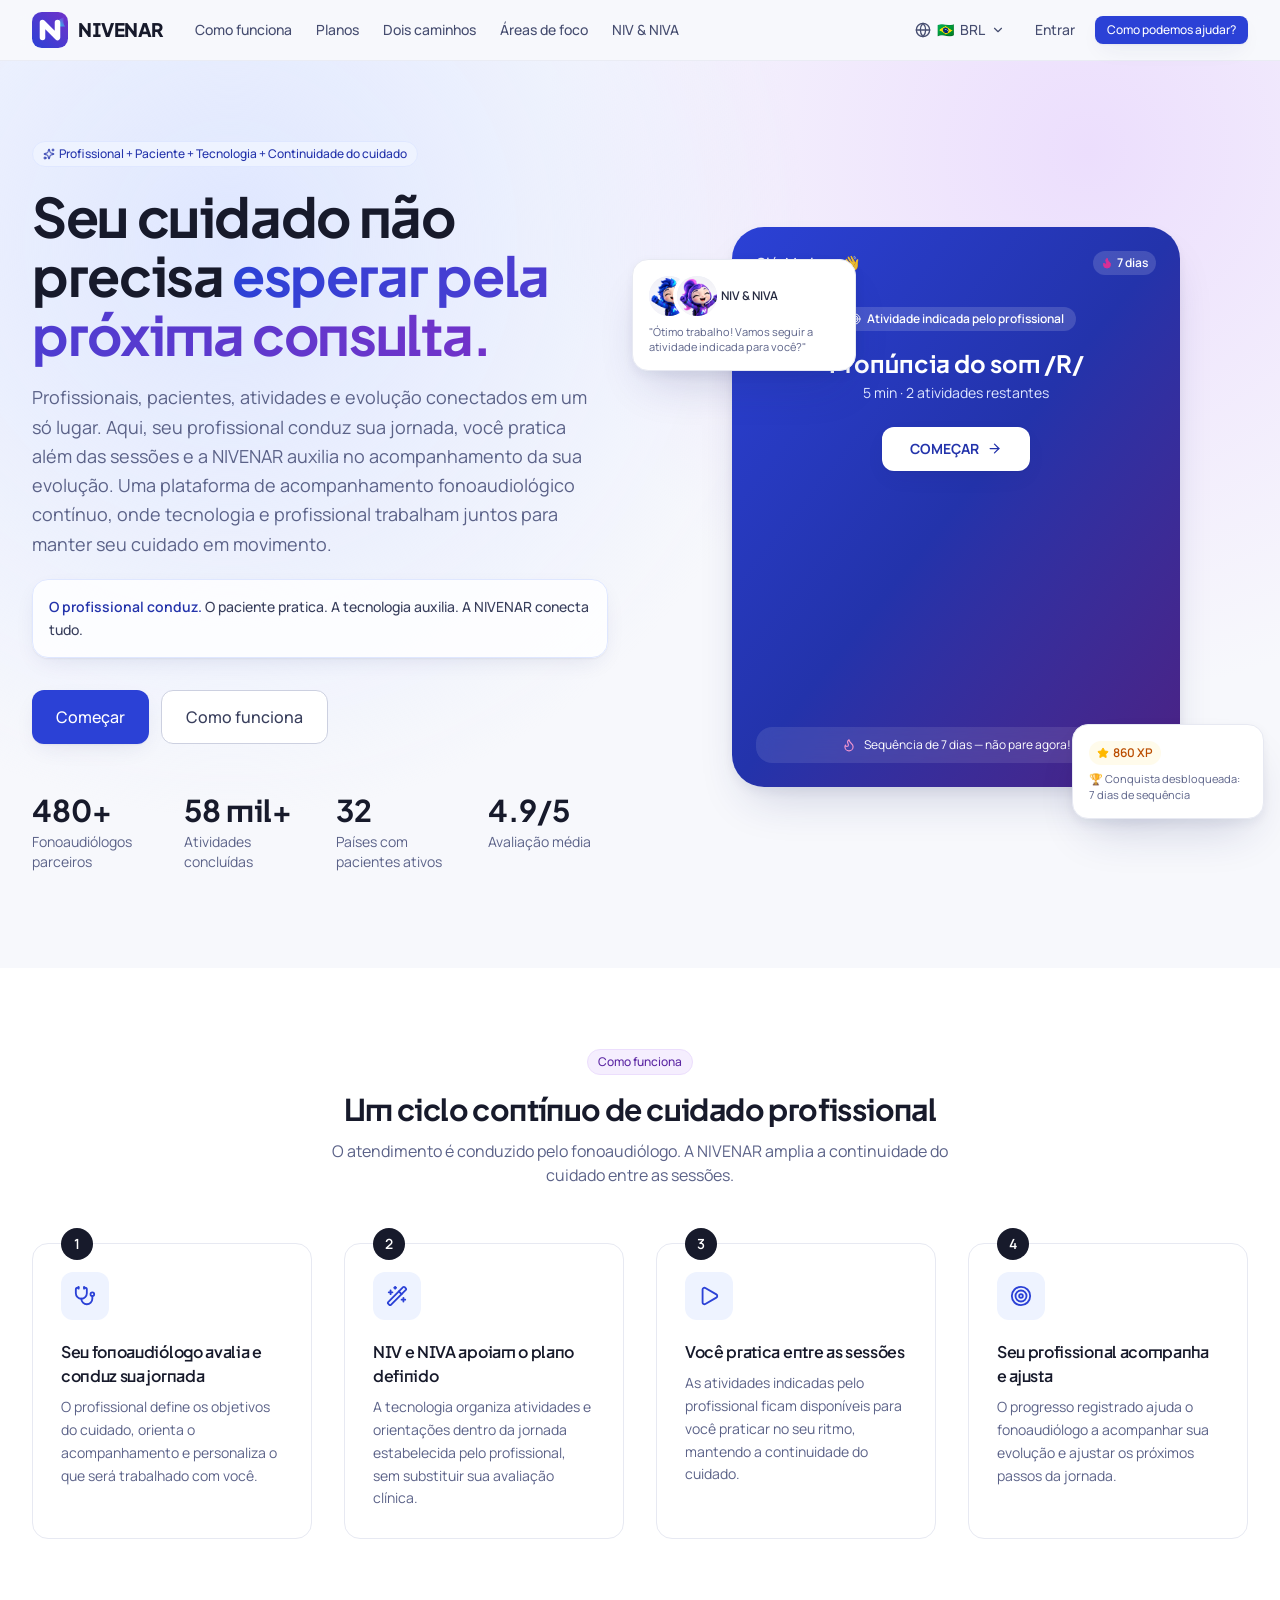
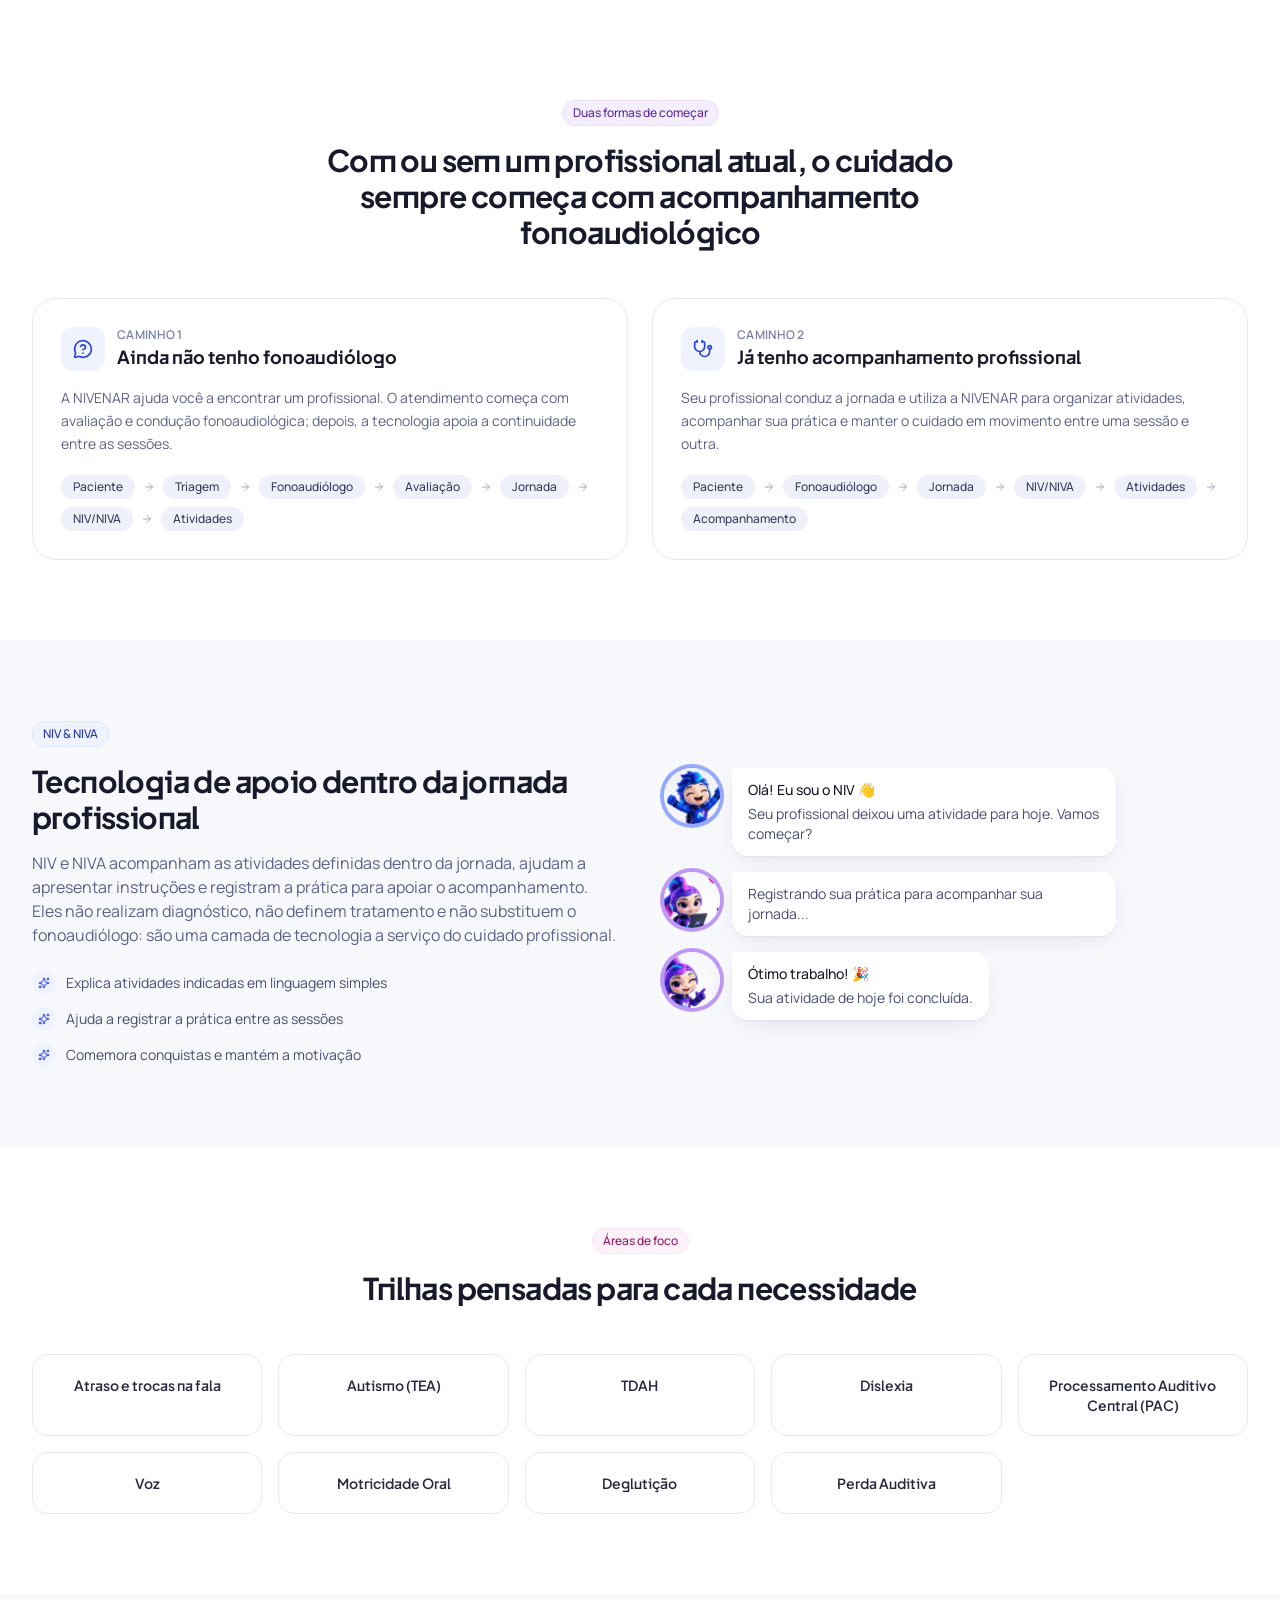
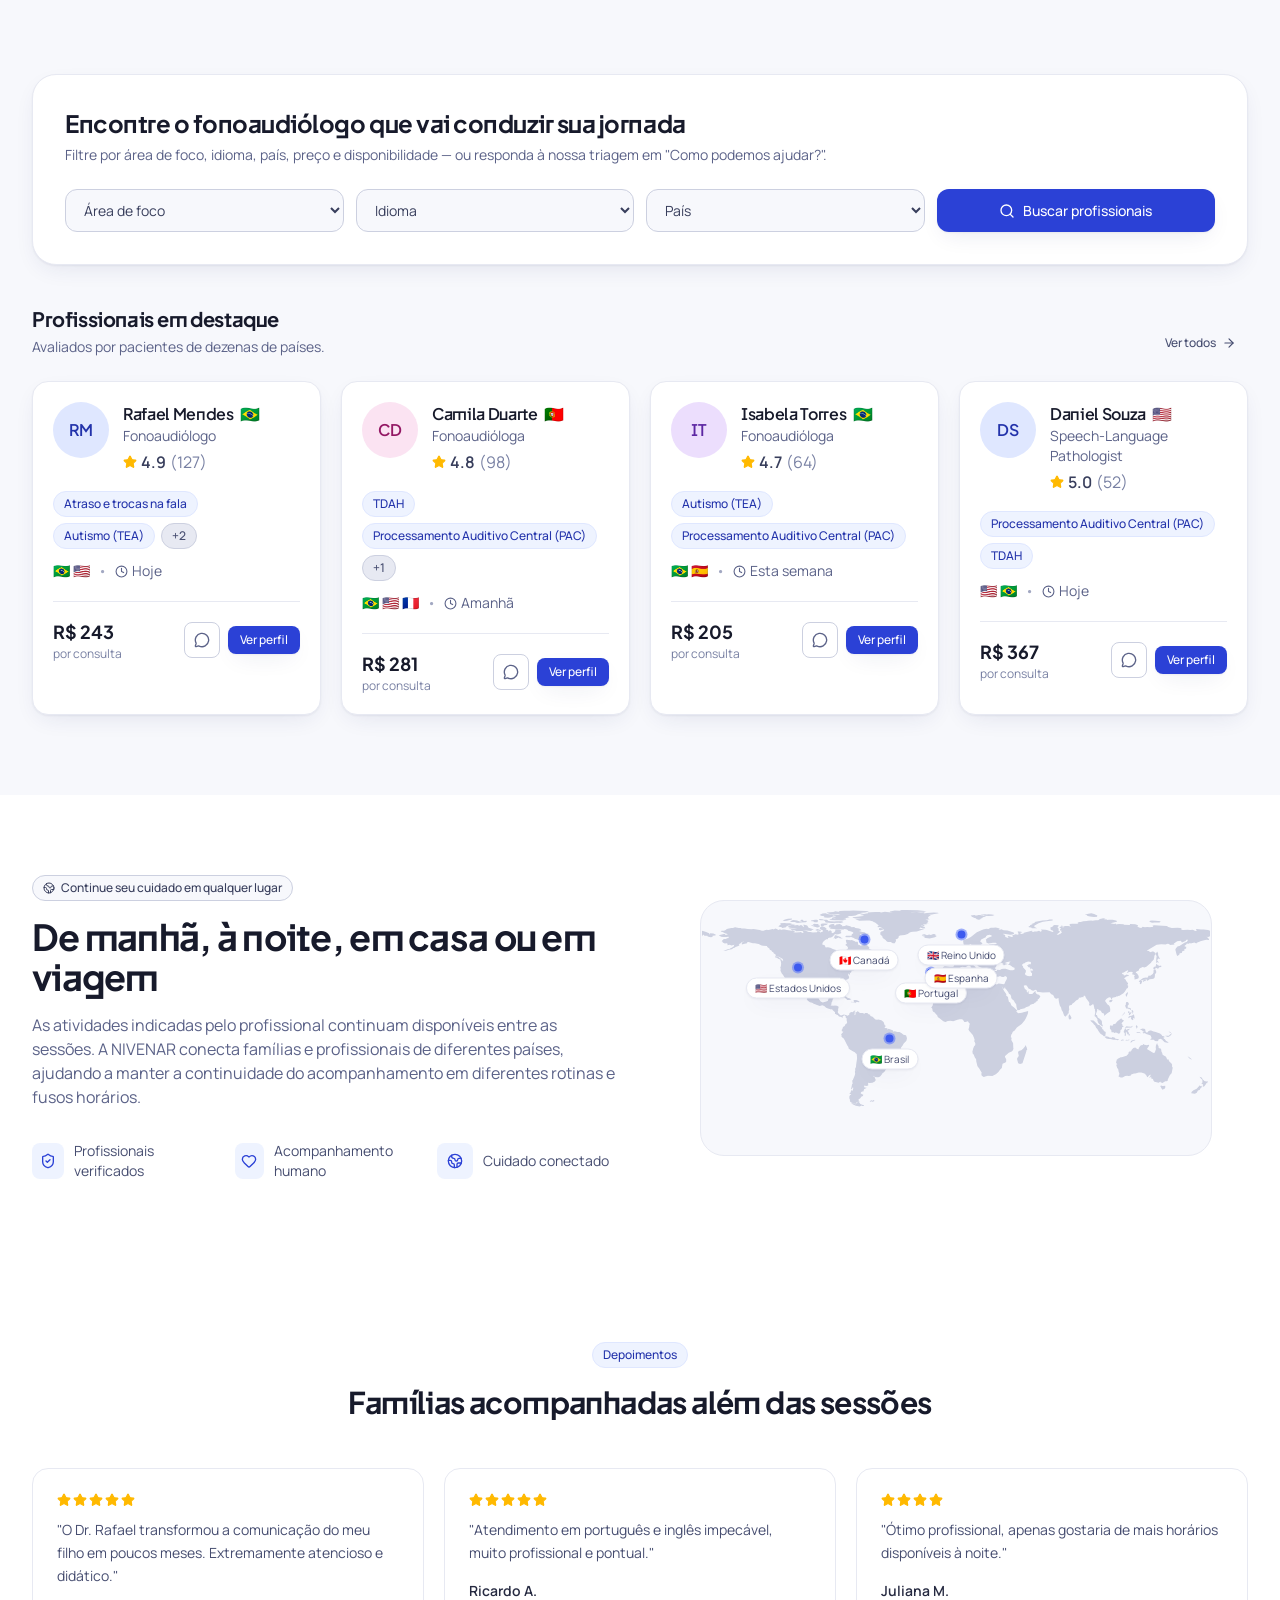
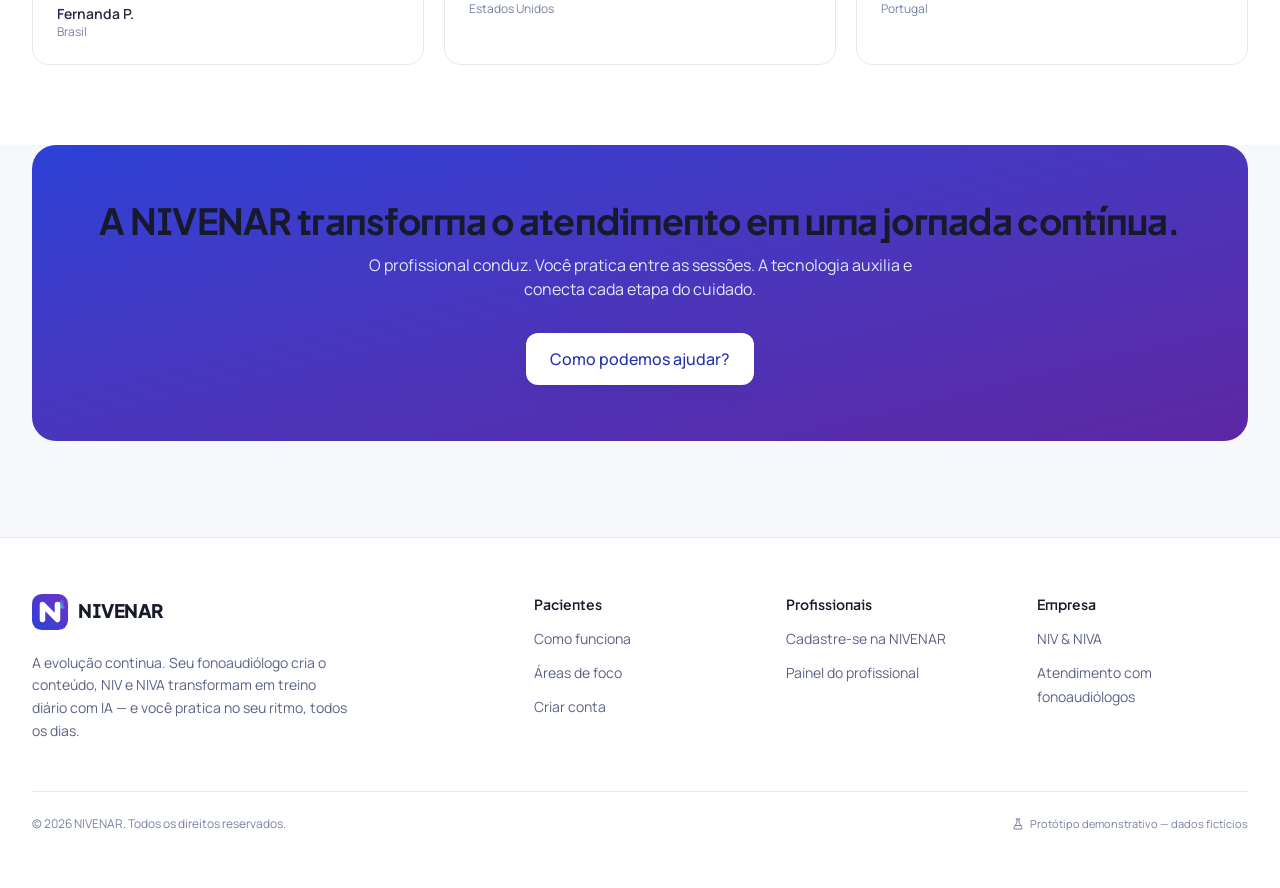
<file: index.html>
<!doctype html>
<html lang="pt-BR">
  <head>
    <meta charset="UTF-8" />
    <!-- GitHub Pages não deixa configurar headers HTTP — estas tags reduzem o cache do
         navegador para este HTML (os assets com hash no nome continuam com cache forte). -->
    <meta http-equiv="Cache-Control" content="no-cache, no-store, must-revalidate" />
    <meta http-equiv="Pragma" content="no-cache" />
    <meta http-equiv="Expires" content="0" />
    <link rel="icon" type="image/svg+xml" href="/favicon.svg" />
    <meta name="viewport" content="width=device-width, initial-scale=1.0" />
    <meta name="description" content="NIVENAR — A evolução continua. Profissionais, pacientes, atividades e evolução conectados em um só lugar, com NIV e NIVA como assistentes inteligentes." />
    <link rel="preconnect" href="https://fonts.googleapis.com" />
    <link rel="preconnect" href="https://fonts.gstatic.com" crossorigin />
    <link
      href="https://fonts.googleapis.com/css2?family=Plus+Jakarta+Sans:ital,wght@0,300..800;1,300..800&family=Manrope:wght@400..800&display=swap"
      rel="stylesheet"
    />
    <title>NIVENAR — A evolução continua.</title>
    <!-- Desfaz o redirecionamento feito pelo 404.html (ver esse arquivo), restaurando a
         URL original antes do React Router assumir. Precisa rodar antes do bundle da app. -->
    <script type="text/javascript">
      ;(function (l) {
        if (l.search[1] === '/') {
          var decoded = l.search
            .slice(1)
            .split('&')
            .map(function (s) {
              return s.replace(/~and~/g, '&')
            })
            .join('?')
          window.history.replaceState(null, '', l.pathname.slice(0, -1) + decoded + l.hash)
        }
      })(window.location)
    </script>
    <script type="module" crossorigin src="/assets/index-BI-Eb5b0.js"></script>
    <link rel="stylesheet" crossorigin href="/assets/index-lXfP7mEg.css">
  </head>
  <body>
    <div id="root"></div>
  </body>
</html>
</file>
